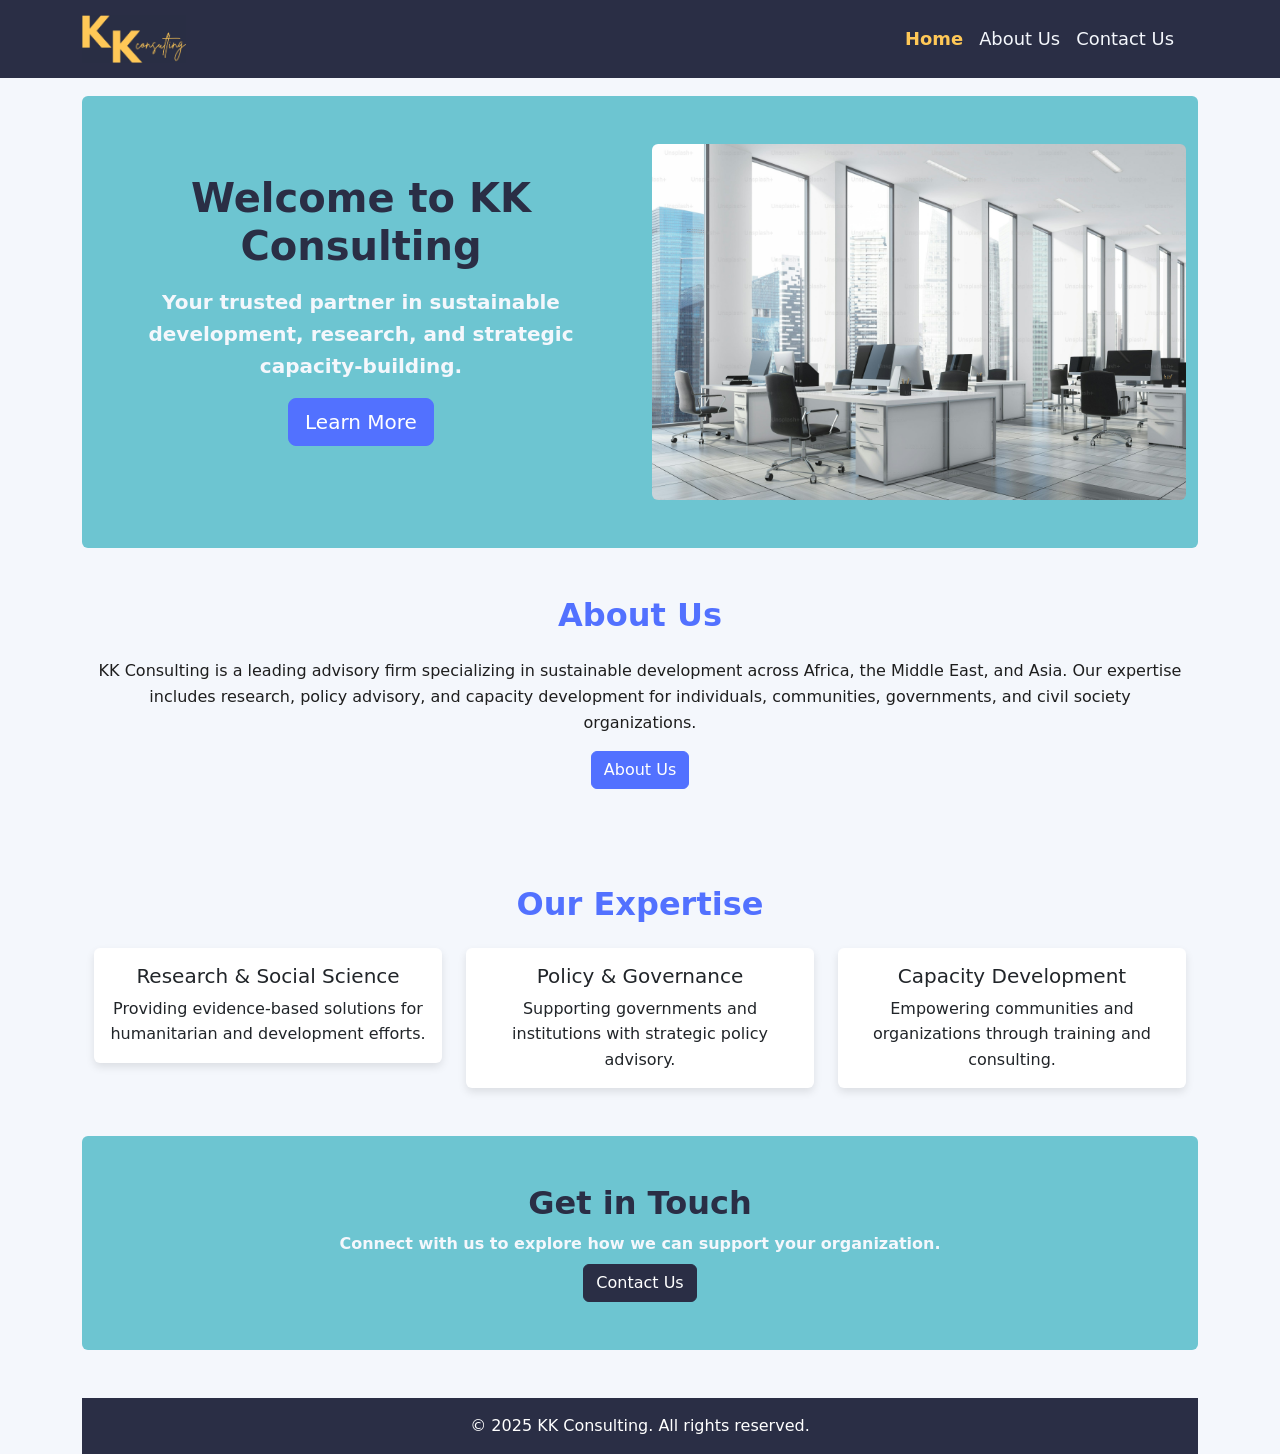
<file: index.html>
<!DOCTYPE html>
<html lang="en">
<head>
    <meta charset="UTF-8">
    <meta name="viewport" content="width=device-width, initial-scale=1.0">

    <!-- Standard Favicon -->
    <link rel="icon" type="image/png" sizes="16x16" href="assets/favicon/favicon-16x16.png">
    <link rel="icon" type="image/png" sizes="32x32" href="assets/favicon/favicon-32x32.png">

    <!-- Apple Touch Icon -->
    <link rel="apple-touch-icon" sizes="180x180" href="assets/favicon/apple-touch-icon.png">

    <!-- Android Chrome Icon -->
    <link rel="icon" type="image/png" sizes="192x192" href="assets/favicon/android-chrome-192x192.png">

    <!-- Default Favicon -->
    <link rel="shortcut icon" href="assets/favicon/favicon.ico">

    <!-- Stylesheets -->
    <link href="https://cdn.jsdelivr.net/npm/bootstrap@5.3.3/dist/css/bootstrap.min.css" rel="stylesheet" integrity="sha384-QWTKZyjpPEjISv5WaRU9OFeRpok6YctnYmDr5pNlyT2bRjXh0JMhjY6hW+ALEwIH" crossorigin="anonymous">
    <link rel="stylesheet" href="css/style.css">

    <title>Home | KK Consulting</title>
</head>
<body class="container mt-5 pt-5">
    <header>
        <nav class="navbar navbar-expand-lg fixed-top">
            <div class="container">
                <a class="navbar-brand" href="#home-page-top">
                    <img src="assets/images/navbar-logo.png" alt="The KK Consulting Logo" title="The KK Consulting Logo">
                </a>
                <button class="navbar-toggler" type="button" data-bs-toggle="offcanvas"
                    data-bs-target="#offcanvasNavbar" aria-controls="offcanvasNavbar" aria-label="Toggle navigation">
                    <span class="navbar-toggler-icon"></span>
                </button>
                <div class="offcanvas offcanvas-end" tabindex="-1" id="offcanvasNavbar"
                    aria-labelledby="offcanvasNavbarLabel">
                    <div class="offcanvas-header">
                        <a class="navbar-brand mx-auto" href="index.html">
                            <img src="assets/images/navbar-logo.png" alt="The KK Consulting Logo" title="The KK Consulting Logo">
                        </a>
                        <button type="button" class="btn-close" data-bs-dismiss="offcanvas" aria-label="Close"></button>
                    </div>
                    <div class="offcanvas-body">
                        <ul class="navbar-nav justify-content-end flex-grow-1 pe-3">
                            <li class="nav-item">
                                <a class="nav-link active" aria-current="page" href="index.html">Home</a>
                            </li>
                            <li class="nav-item">
                                <a class="nav-link" href="about.html">About Us</a>
                            </li>
                            <li class="nav-item">
                                <a class="nav-link" href="contact.html">Contact Us</a>
                            </li>
                        </ul>
                    </div>
                </div>
            </div>
        </nav>
    </header>
    <main id="home-page-top">
        <section class="hero-section rounded text-center py-5">
            <div class="container">
                <div class="row align-items-center">
                    <div class="col-md-6">
                        <h1 class="display-4 fw-bold">Welcome to KK Consulting</h1>
                        <p class="lead pt-2">Your trusted partner in sustainable development, research, and strategic capacity-building.</p>
                        <a href="about.html" class="btn btn-primary btn-lg mb-4">Learn More</a>
                    </div>
                    <div class="col-md-6">
                        <img src="assets/images/office.jpg" class="img-fluid rounded" alt="Our Offices" title="Our Offices">
                    </div>
                </div>
            </div>
        </section>
        <section class="about-section py-5">
            <div class="container text-center">
                <h2 class="fw-bold mb-4">About Us</h2>
                <p>KK Consulting is a leading advisory firm specializing in sustainable development across Africa, the Middle East, and Asia. Our expertise includes research, policy advisory, and capacity development for individuals, communities, governments, and civil society organizations.</p>
                <a href="about.html" class="btn btn-primary">About Us</a>
            </div>
        </section>
        <section id="services" class="services-section py-5">
            <div class="container">
                <h2 class="text-center fw-bold mb-4">Our Expertise</h2>
                <div class="row g-4">
                    <!-- Service 1 -->
                    <div class="col-md-4">
                        <div class="card text-center">
                            <div class="card-body">
                                <h5 class="card-title">Research & Social Science</h5>
                                <p class="card-text">Providing evidence-based solutions for humanitarian and development efforts.</p>
                            </div>
                        </div>
                    </div>
                    <!-- Service 2 -->
                    <div class="col-md-4">
                        <div class="card text-center">
                            <div class="card-body">
                                <h5 class="card-title">Policy & Governance</h5>
                                <p class="card-text">Supporting governments and institutions with strategic policy advisory.</p>
                            </div>
                        </div>
                    </div>
                    <!-- Service 3 -->
                    <div class="col-md-4">
                        <div class="card text-center">
                            <div class="card-body">
                                <h5 class="card-title">Capacity Development</h5>
                                <p class="card-text">Empowering communities and organizations through training and consulting.</p>
                            </div>
                        </div>
                    </div>
                </div>
            </div>
        </section>
        <section class="contact-section rounded py-5">
            <div class="container text-center">
                <h2 class="contact-section-header fw-bold mb-2">Get in Touch</h2>
                <p class="mb-2 contact-section-text">Connect with us to explore how we can support your organization.</p>
                <a href="contact.html" class="btn btn-secondary">Contact Us</a>
            </div>
        </section>
    </main>
    <footer class="text-center py-3 mt-5">
        &copy; 2025 KK Consulting. All rights reserved.
    </footer>
    <!-- Script -->
    <script src="https://cdn.jsdelivr.net/npm/bootstrap@5.3.3/dist/js/bootstrap.bundle.min.js" integrity="sha384-YvpcrYf0tY3lHB60NNkmXc5s9fDVZLESaAA55NDzOxhy9GkcIdslK1eN7N6jIeHz" crossorigin="anonymous"></script>
    <script src="js/app.js"></script>
</body>
</html>
</file>
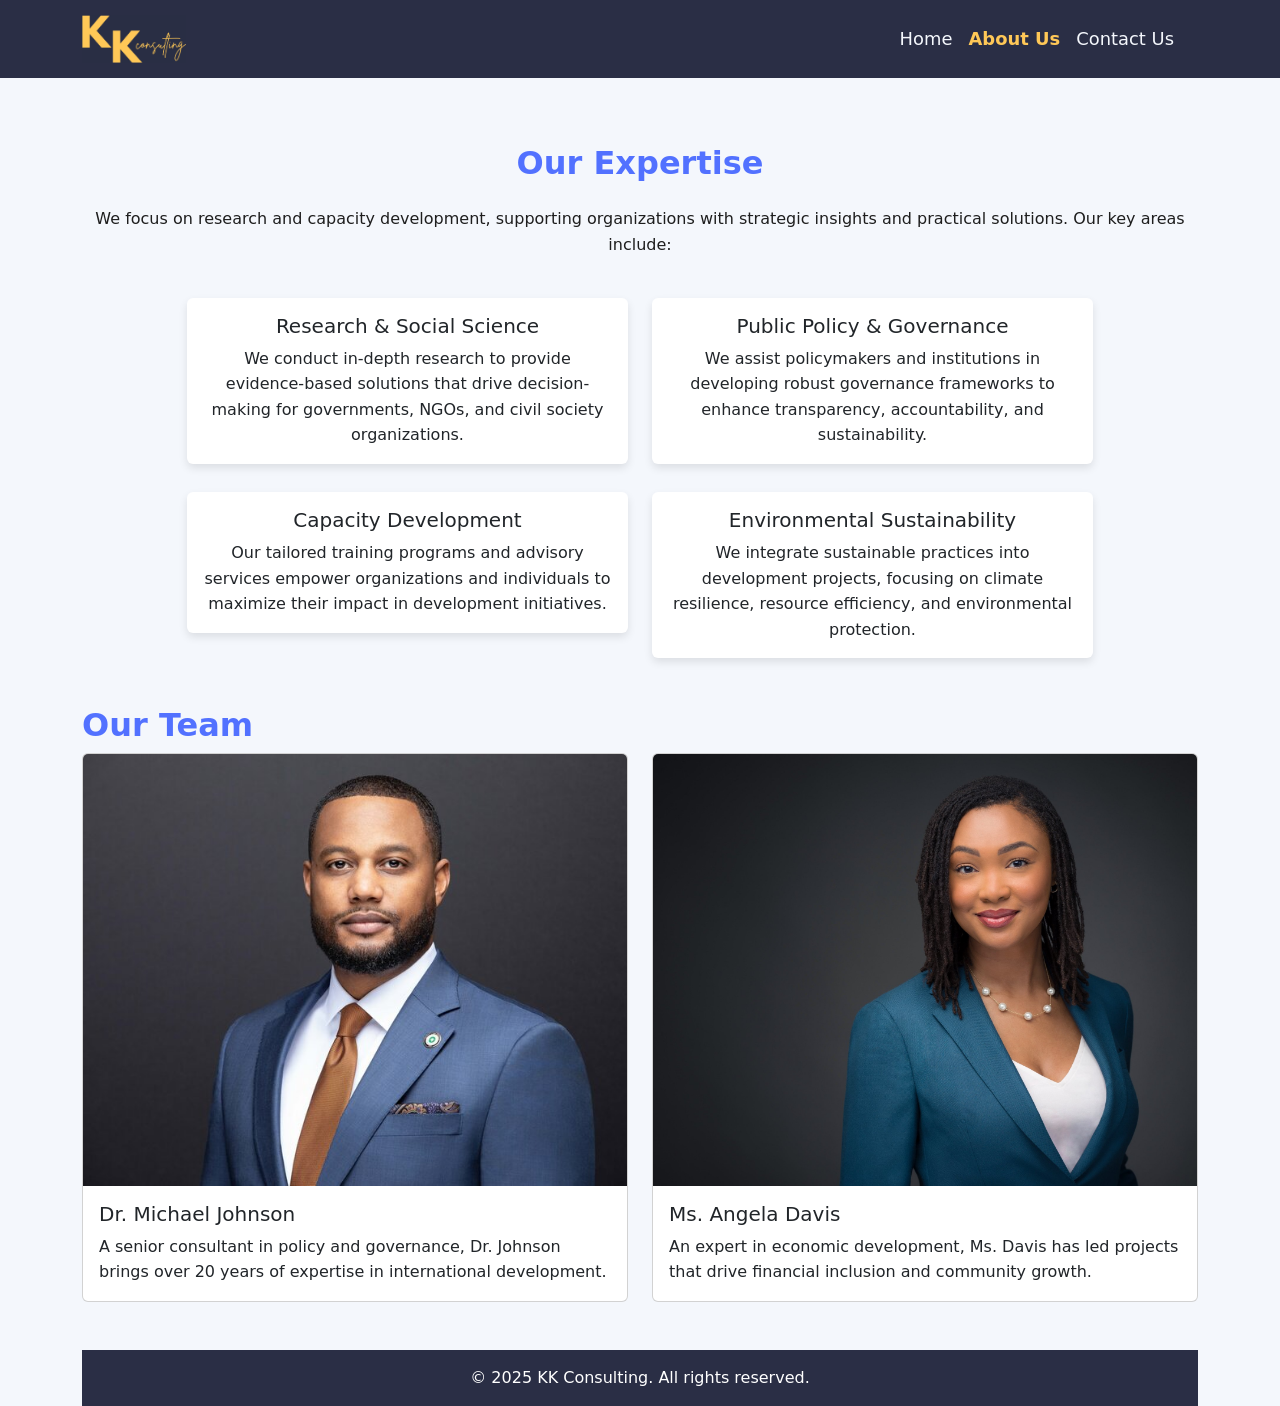
<file: about.html>
<!DOCTYPE html>
<html lang="en">
<head>
    <meta charset="UTF-8">
    <meta name="viewport" content="width=device-width, initial-scale=1.0">
    
    <!-- Standard Favicon -->
    <link rel="icon" type="image/png" sizes="16x16" href="assets/favicon/favicon-16x16.png">
    <link rel="icon" type="image/png" sizes="32x32" href="assets/favicon/favicon-32x32.png">

    <!-- Apple Touch Icon -->
    <link rel="apple-touch-icon" sizes="180x180" href="assets/favicon/apple-touch-icon.png">

    <!-- Android Chrome Icon -->
    <link rel="icon" type="image/png" sizes="192x192" href="assets/favicon/android-chrome-192x192.png">

    <!-- Default Favicon -->
    <link rel="shortcut icon" href="assets/favicon/favicon.ico">

    <!-- Stylesheets -->
    <link href="https://cdn.jsdelivr.net/npm/bootstrap@5.3.3/dist/css/bootstrap.min.css" rel="stylesheet" integrity="sha384-QWTKZyjpPEjISv5WaRU9OFeRpok6YctnYmDr5pNlyT2bRjXh0JMhjY6hW+ALEwIH" crossorigin="anonymous">
    <link rel="stylesheet" href="css/style.css">

    <title>About Us | KK Consulting</title>
</head>
<body class="container mt-5 pt-5">
    <header>
        <nav class="navbar navbar-expand-lg fixed-top">
            <div class="container">
                <a class="navbar-brand" href="index.html">
                    <img src="assets/images/navbar-logo.png" alt="The KK Consulting Logo" title="The KK Consulting Logo">
                </a>
                <button class="navbar-toggler" type="button" data-bs-toggle="offcanvas"
                    data-bs-target="#offcanvasNavbar" aria-controls="offcanvasNavbar" aria-label="Toggle navigation">
                    <span class="navbar-toggler-icon"></span>
                </button>
                <div class="offcanvas offcanvas-end" tabindex="-1" id="offcanvasNavbar"
                    aria-labelledby="offcanvasNavbarLabel">
                    <div class="offcanvas-header">
                        <a class="navbar-brand mx-auto" href="index.html">
                            <img src="assets/images/navbar-logo.png" alt="The KK Consulting Logo" title="The KK Consulting Logo">
                        </a>
                        <button type="button" class="btn-close" data-bs-dismiss="offcanvas" aria-label="Close"></button>
                    </div>
                    <div class="offcanvas-body">
                        <ul class="navbar-nav justify-content-end flex-grow-1 pe-3">
                            <li class="nav-item">
                                <a class="nav-link" href="index.html">Home</a>
                            </li>
                            <li class="nav-item">
                                <a class="nav-link active" aria-current="page" href="about.html">About Us</a>
                            </li>
                            <li class="nav-item">
                                <a class="nav-link" href="contact.html">Contact Us</a>
                            </li>
                        </ul>
                    </div>
                </div>
            </div>
        </nav>
    </header>
    <main>
        <section>
            <div id="services" class="services-section py-5">
                <div class="container mx-auto">
                    <h2 class="text-center fw-bold mb-4">Our Expertise</h2>
                    <p class="text-center">We focus on research and capacity development, supporting organizations with strategic insights and practical solutions. Our key areas include:</p>
                    <div class="row g-4 mt-1 justify-content-center">
                        <div class="col-md-5">
                            <div class="card text-center">
                                <div class="card-body">
                                    <h5 class="card-title">Research & Social Science</h5>
                                    <p class="card-text">We conduct in-depth research to provide evidence-based solutions that drive decision-making for governments, NGOs, and civil society organizations.</p>
                                </div>
                            </div>
                        </div>
                        <div class="col-md-5">
                            <div class="card text-center">
                                <div class="card-body">
                                    <h5 class="card-title">Public Policy & Governance</h5>
                                    <p class="card-text">We assist policymakers and institutions in developing robust governance frameworks to enhance transparency, accountability, and sustainability.</p>
                                </div>
                            </div>
                        </div>
                    </div>
                    <div class="row g-4 mt-1 justify-content-center">
                        <div class="col-md-5">
                            <div class="card text-center">
                                <div class="card-body">
                                    <h5 class="card-title">Capacity Development</h5>
                                    <p class="card-text">Our tailored training programs and advisory services empower organizations and individuals to maximize their impact in development initiatives.</p>
                                </div>
                            </div>
                        </div>
                        <div class="col-md-5">
                            <div class="card text-center">
                                <div class="card-body">
                                    <h5 class="card-title">Environmental Sustainability</h5>
                                    <p class="card-text">We integrate sustainable practices into development projects, focusing on climate resilience, resource efficiency, and environmental protection.</p>
                                </div>
                            </div>
                        </div>
                    </div>
                </div>
            </div>
        </section>
        <section>
            <h2 id="team-members">Our Team</h2>
            <div class="row row-cols-1 row-cols-md-2 g-4">
                <div class="col">
                    <div class="card">
                        <img src="assets/images/dr-michael-johnson.jpg" class="card-img-top" alt="Dr. Michael Johnson" title="Dr. Michael Johnson">
                        <div class="card-body">
                            <h5 class="card-title">Dr. Michael Johnson</h5>
                            <p class="card-text">A senior consultant in policy and governance, Dr. Johnson brings over 20 years of expertise in international development.</p>
                        </div>
                    </div>
                </div>
                <div class="col">
                    <div class="card">
                        <img src="assets/images/ms-angela-davis.jpg" class="card-img-top" alt="Ms. Angela Davis" title="Ms. Angela Davis">
                        <div class="card-body">
                            <h5 class="card-title">Ms. Angela Davis</h5>
                            <p class="card-text">An expert in economic development, Ms. Davis has led projects that drive financial inclusion and community growth.</p>
                        </div>
                    </div>
                </div>
            </div>            
        </section>
    </main>
    <footer class="text-center py-3 mt-5">
        &copy; 2025 KK Consulting. All rights reserved.
    </footer> 
    <!-- Script -->
    <script src="https://cdn.jsdelivr.net/npm/bootstrap@5.3.3/dist/js/bootstrap.bundle.min.js" integrity="sha384-YvpcrYf0tY3lHB60NNkmXc5s9fDVZLESaAA55NDzOxhy9GkcIdslK1eN7N6jIeHz" crossorigin="anonymous"></script>
    <script src="js/app.js"></script>
</body>
</html>
</file>
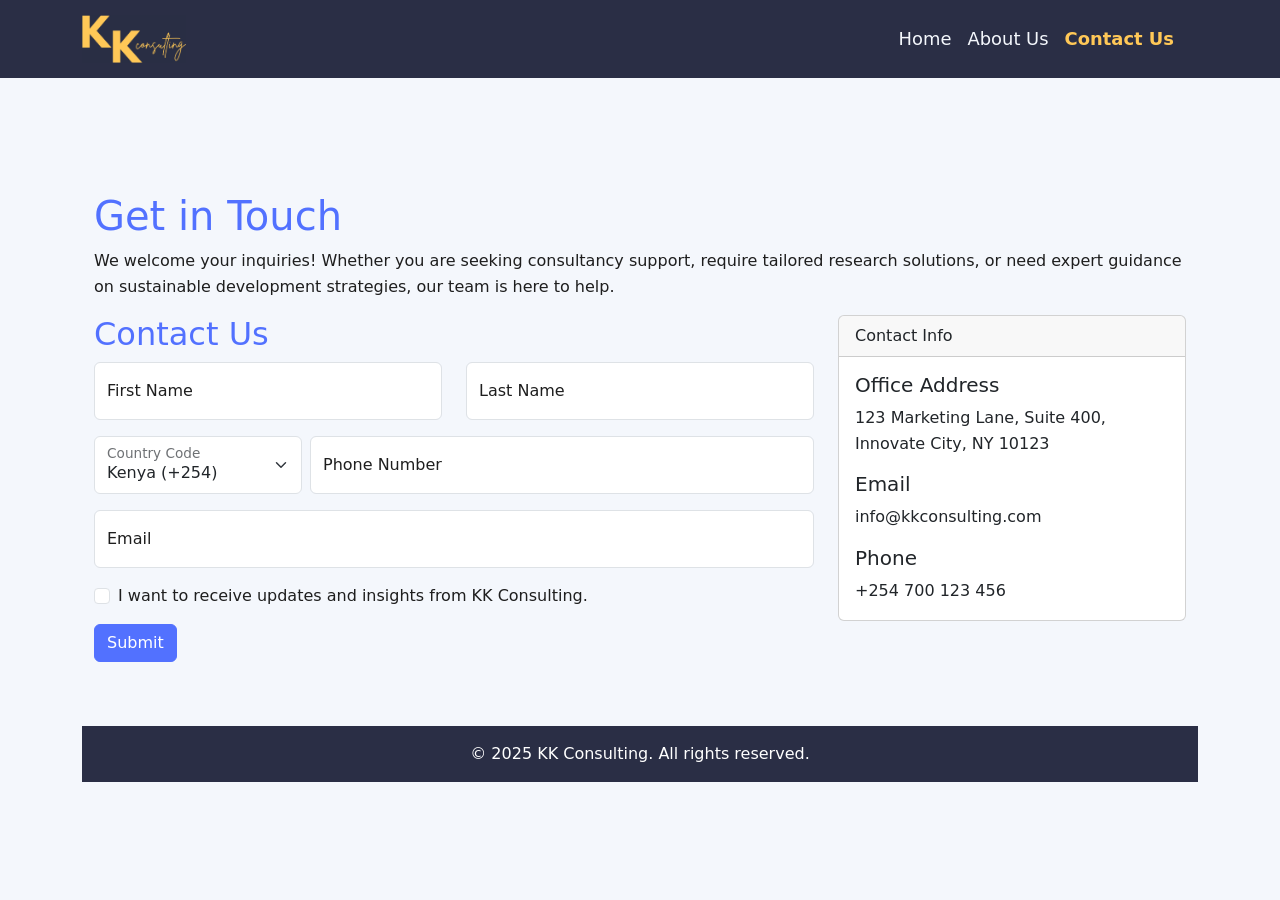
<file: contact.html>
<!DOCTYPE html>
<html lang="en">
<head>
    <meta charset="UTF-8">
    <meta name="viewport" content="width=device-width, initial-scale=1.0">
    
    <!-- Standard Favicon -->
    <link rel="icon" type="image/png" sizes="16x16" href="assets/favicon/favicon-16x16.png">
    <link rel="icon" type="image/png" sizes="32x32" href="assets/favicon/favicon-32x32.png">

    <!-- Apple Touch Icon -->
    <link rel="apple-touch-icon" sizes="180x180" href="assets/favicon/apple-touch-icon.png">

    <!-- Android Chrome Icon -->
    <link rel="icon" type="image/png" sizes="192x192" href="assets/favicon/android-chrome-192x192.png">

    <!-- Default Favicon -->
    <link rel="shortcut icon" href="assets/favicon/favicon.ico">

    <!-- Stylesheets -->
    <link href="https://cdn.jsdelivr.net/npm/bootstrap@5.3.3/dist/css/bootstrap.min.css" rel="stylesheet" integrity="sha384-QWTKZyjpPEjISv5WaRU9OFeRpok6YctnYmDr5pNlyT2bRjXh0JMhjY6hW+ALEwIH" crossorigin="anonymous">
    <link rel="stylesheet" href="css/style.css">

    <title>Contact Us | KK Consulting</title>
</head>
<body class="container mt-5 pt-5">
    <header>
        <nav class="navbar navbar-expand-lg fixed-top">
            <div class="container">
                <a class="navbar-brand" href="index.html">
                    <img src="assets/images/navbar-logo.png" alt="The KK Consulting Logo" title="The KK Consulting Logo">
                </a>
                <button class="navbar-toggler" type="button" data-bs-toggle="offcanvas"
                    data-bs-target="#offcanvasNavbar" aria-controls="offcanvasNavbar" aria-label="Toggle navigation">
                    <span class="navbar-toggler-icon"></span>
                </button>
                <div class="offcanvas offcanvas-end" tabindex="-1" id="offcanvasNavbar"
                    aria-labelledby="offcanvasNavbarLabel">
                    <div class="offcanvas-header">
                        <a class="navbar-brand mx-auto" href="index.html">
                            <img src="assets/images/navbar-logo.png" alt="The KK Consulting Logo" title="The KK Consulting Logo">
                        </a>
                        <button type="button" class="btn-close" data-bs-dismiss="offcanvas" aria-label="Close"></button>
                    </div>
                    <div class="offcanvas-body">
                        <ul class="navbar-nav justify-content-end flex-grow-1 pe-3">
                            <li class="nav-item">
                                <a class="nav-link" href="index.html">Home</a>
                            </li>
                            <li class="nav-item">
                                <a class="nav-link" href="about.html">About Us</a>
                            </li>
                            <li class="nav-item">
                                <a class="nav-link active" aria-current="page" href="contact.html">Contact Us</a>
                            </li>
                        </ul>
                    </div>
                </div>
            </div>
        </nav>
    </header>
    <main class="container mt-5 pt-5">
        <h1>Get in Touch</h1>
        <p>We welcome your inquiries! Whether you are seeking consultancy support, require tailored research solutions, or need expert guidance on sustainable development strategies, our team is here to help.</p>
        <div class="row">
            <div class="col-md-8">
                <h2 class="mb-2">Contact Us</h2>
                <form id="contactForm">
                    <div class="row">
                        <div class="col-md-6 mb-3">
                            <div class="form-floating">
                                <input type="text" class="form-control" id="floatingFirstName" placeholder="First Name" minlength="2" required>
                                <label for="floatingFirstName">First Name</label>
                            </div>
                        </div>
                        <div class="col-md-6 mb-3">
                            <div class="form-floating">
                                <input type="text" class="form-control" id="floatingLastName" placeholder="Last Name" minlength="2" required>
                                <label for="floatingLastName">Last Name</label>
                            </div>
                        </div>
                    </div>
                    <div class="mb-3 d-flex align-items-center">
                        <div class="form-floating me-2 flex-grow-1" id="country-code">
                            <select class="form-select" required>
                                <option value="+254">Kenya (+254)</option>
                                <option value="+252">Somalia (+252)</option>
                                <option value="+255">Tanzania (+255)</option>
                                <option value="+256">Uganda (+256)</option>
                                <option value="+44">United Kingdom (+44)</option>
                                <option value="+1">United States (+1)</option>                                    
                            </select>
                            <label for="countryCode">Country Code</label>
                        </div>
                        <div class="form-floating flex-grow-1">
                            <input type="tel" class="form-control" id="floatingPhone" placeholder="Phone Number" minlength="7" maxlength="10" required>
                            <label for="floatingPhone">Phone Number</label>
                        </div>
                    </div>
                    <div class="mb-3">
                        <div class="form-floating">
                            <input type="email" class="form-control" id="floatingEmail" placeholder="Email" pattern="^[a-zA-Z0-9._%+-]+@gmail\.com$" required>
                            <label for="floatingEmail">Email</label>
                        </div>
                    </div>
                    <div class="form-check mb-3">
                        <input type="checkbox" class="form-check-input" id="promoCheck">
                        <label class="form-check-label" for="promoCheck"> I want to receive updates and insights from KK Consulting.</label>
                    </div>
                    <button type="submit" id="submitBtn" class="btn btn-primary mb-3">Submit</button>
                </form>
            </div>
            <div class="col-md-4">
                <div class="card">
                    <div class="card-header">Contact Info</div>
                    <div class="card-body">
                        <h5 class="card-title">Office Address</h5>
                        <p class="card-text contact-link"><a href="https://www.google.com/maps/search/" rel="noopener noreferrer" target="_blank">123 Marketing Lane, Suite 400, Innovate City, NY 10123</a></p>
                        <h5 class="card-title">Email</h5>
                        <p class="card-text contact-link"><a href="mailto:info@kkconsulting.com?subject=Inquiry&body=Hello,%20I%20would%20like%20to%20know%20more%20about%20your%20services." rel="noopener noreferrer" target="_blank">info@kkconsulting.com</a></p>
                        <h5 class="card-title">Phone</h5>
                        <p class="card-text contact-link"><a href="https://wa.me/" rel="noopener noreferrer" target="_blank">+254 700 123 456</a></p>
                    </div>
                </div>
            </div>
        </div>
    </main>
    <footer class="text-center py-3 mt-5">
        &copy; 2025 KK Consulting. All rights reserved.
    </footer>
    <!-- Scripts -->
    <script src="https://cdn.jsdelivr.net/npm/bootstrap@5.3.3/dist/js/bootstrap.bundle.min.js" integrity="sha384-YvpcrYf0tY3lHB60NNkmXc5s9fDVZLESaAA55NDzOxhy9GkcIdslK1eN7N6jIeHz" crossorigin="anonymous"></script>
    <script src="js/app.js"></script>
</body>
</html>
</file>
<file: css/style.css>
.card-img-top {
    object-fit: cover;
    height: 27rem;
}

body {
    color: #1E1E1E;
    background-color: #F4F7FC;
}

h1, h2, h3, h4, h5, h6 {
    color: #5271FF;
}

#team-members {
    font-weight: 650;
}

p {
    line-height: 1.6;
    font-size: 1rem;
}

.navbar {
    padding: 10px 20px;
    background-color: #2A2E45;
    font-size: 1.12rem;
}

.navbar-toggler {
    border: none;
}

.navbar-toggler-icon {
    background-image: url("data:image/svg+xml,%3Csvg xmlns='http://www.w3.org/2000/svg' viewBox='0 0 30 30'%3E%3Cpath stroke='rgba(255,255,255,0.85)' stroke-width='2' d='M4 7h22M4 15h22M4 23h22'/%3E%3C/svg%3E");
    filter: brightness(1.2);
}

.navbar .nav-link {
    font-weight: 500;
    color: #F4F7FC !important;
}    

.navbar .nav-link.active, 
.navbar .nav-link:hover {
    color: #FFC857 !important;
}    

.navbar-brand img {
    height: 3rem;
    width: auto;
}

.offcanvas {
    background-color: #2A2E45;
}

.offcanvas .nav-link {
    font-weight: 500;
}

.offcanvas .nav-link.active {
    font-weight: bold;
}

.offcanvas .navbar-brand img {
    display: block;
}

.offcanvas .btn-close {
    background-color: #FFC857 !important;
    display: flex;
    width: 35px;
    height: 35px;
    align-items: center;
    justify-content: center;
    border-radius: 50%;
    transition: background-color 0.3s ease-in-out, color 0.3s ease-in-out;
}

.hero-section {
    padding: 60px 0;
    background-color: #6DC5D1;
    text-align: center;
}

.hero-section h1 {
    font-size: 2.5rem;
    color: #2A2E45;
}

.hero-section p, .contact-section-text {
    color: #F4F7FC;
    font-weight: 645;
}

.hero-section .btn-primary {
    background-color: #5271FF;
    border-color: #5271FF;
}

.hero-section .btn-primary:hover {
    color: #2A2E45;
    background-color: #FFC857;
    border-color: #FFC857;
}

.contact-link a {
    text-decoration: none;
    color: inherit;
    transition: color 0.3s ease-in-out;
}

.contact-link a:hover {
    color: #5271FF;
    cursor: pointer;
}

.btn-primary {
    background-color: #5271FF;
    color: white;
    border-color: #5271FF;
}

.btn-primary:hover {
    background-color: #FFC857;
    color: #2A2E45;
    border-color: #FFC857;
}

.btn-secondary {
    background-color: #2A2E45;
    color: white;
    border-color: #2A2E45;
}

.btn-secondary:hover {
    border-color: #6DC5D1;
    background-color: #6DC5D1;
}

.services-section {
    padding: 60px 0;
    background-color: #F4F7FC;
}

.services-section .card {
    background-color: white;
    border: none;
    box-shadow: 0 4px 8px rgba(0, 0, 0, 0.1);
    transition: transform 0.3s ease-in-out;
}

.services-section .card:hover {
    transform: translateY(-5px);
}

.contact-section {
    background-color: #6DC5D1;
    padding: 50px 0;
    text-align: center;
}

.contact-section-header {
    color: #2A2E45;
}

.contact-section-text {
    size: 1.12rem;
}

.contact-section .btn-secondary {
    background-color: #2A2E45;
}

#country-code {
    max-width: 13rem;
}

footer {
    padding: 20px 0;
    color: white;
    background-color: #2A2E45;
    text-align: center;
}
</file>
